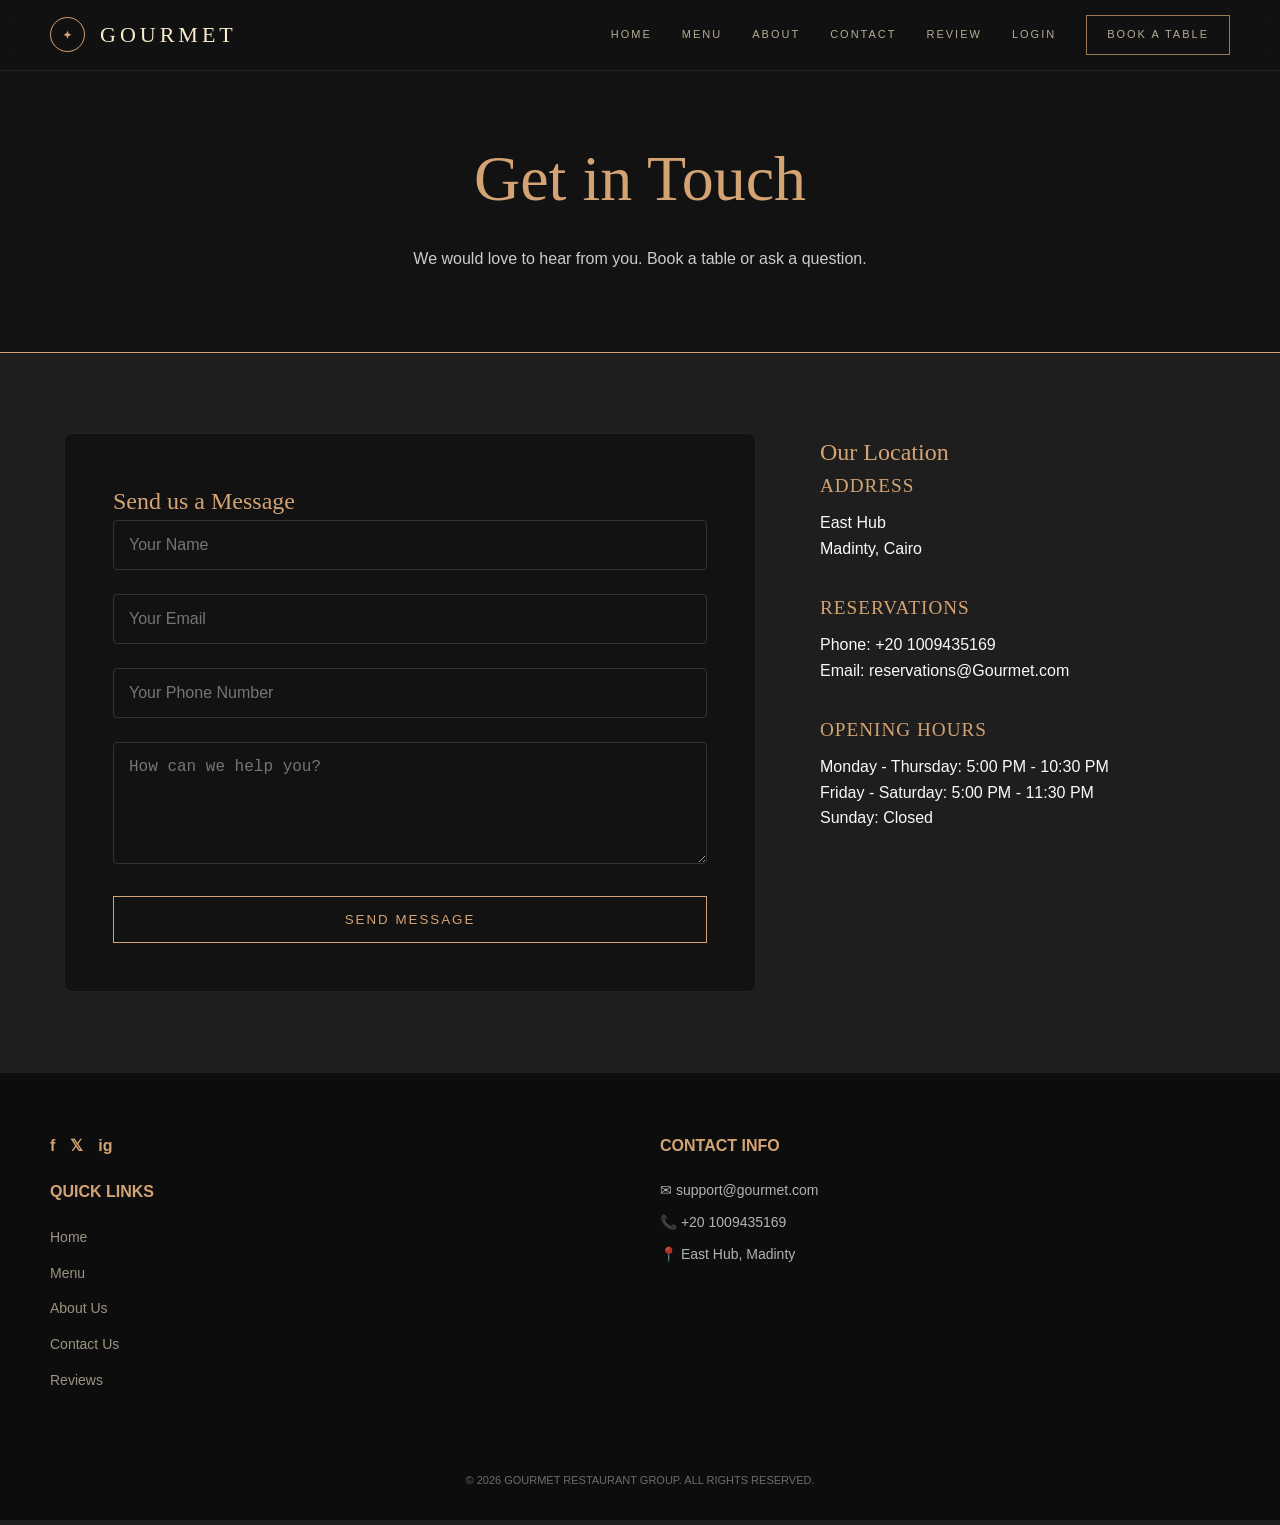
<file: Contact us.html>
<!DOCTYPE html>
<html lang="en">
<head>
    <meta charset="UTF-8">
    <meta name="viewport" content="width=device-width, initial-scale=1.0">
    <title>GOURMET-Contact us</title>
    <link rel="stylesheet" href="contact us-design.css">
</head>
<body>
    <!-- Navigation Bar -->
    <nav class="anim-nav">
        <a href="index.html" class="nav-logo">
            <div class="emblem">
                <div class="ring-solid"></div>
                <div class="star-center"></div>
            </div>
            <div class="logo-text">GOURMET</div>
        </a>
        
        <!-- Hamburger Menu for Mobile -->
        <div class="mobile-menu-icon" onclick="toggleMobileMenu()">
            <span></span>
            <span></span>
            <span></span>
        </div>

        <div class="nav-links" id="navLinks">
            <a href="index.html">Home</a>
            <a href="menues.html">Menu</a>
            <a href="About us.html">About</a>
            <a href="Contact us.html">Contact</a>
            <a href="review.html">Review</a>
            <a href="login.html">Login</a>
            <a onclick="checkLoginBeforeReserve()" class="btn-nav-res">Book a Table</a>
        </div>
    </nav>

    <!-- Hero Section -->
    <header class="hero">
        <div class="hero-content fade-in">
            <h1>Get in Touch</h1>
            <p>We would love to hear from you. Book a table or ask a question.</p>
        </div>
    </header>

    <!-- Contact Section -->
    <main class="contact-section fade-in">
        <div class="container contact-container">
            <!-- Left Side: Contact Form -->
            <div class="contact-form-wrapper">
                <h2>Send us a Message</h2>
                <form action="#" class="contact-form">
                    <div class="input-group">
                        <input type="text" id="name" placeholder="Your Name" required>
                    </div>
                    <div class="input-group">
                        <input type="email" id="email" placeholder="Your Email" required>
                    </div>
                    <div class="input-group">
                        <input type="tel" id="phone" placeholder="Your Phone Number">
                    </div>
                    <div class="input-group">
                        <textarea id="message" rows="5" placeholder="How can we help you?" required></textarea>
                    </div>
                    <button type="submit" class="btn">Send Message</button>
                </form>
            </div>

            <!-- Right Side: Contact Information -->
            <div class="contact-info">
                <h2>Our Location</h2>
                <div class="info-block">
                    <h3>Address</h3>
                    <p>East Hub <br>Madinty, Cairo</p>
                </div>
                <div class="info-block">
                    <h3>Reservations</h3>
                    <p>Phone: +20 1009435169<br>Email: reservations@Gourmet.com</p>
                </div>
                <div class="info-block">
                    <h3>Opening Hours</h3>
                    <p>Monday - Thursday: 5:00 PM - 10:30 PM<br>
                    Friday - Saturday: 5:00 PM - 11:30 PM<br>
                    Sunday: Closed</p>
                </div>
            </div>
        </div>
    </main>

    <!-- Footer -->
    <footer>
        <div class="footer-col">
            <div class="social-links">
                <a href="https://facebook.com" class="social-icon">f</a>
                <a href="https://x.com" class="social-icon">𝕏</a>
                <a href="https://instgram.com" class="social-icon">ig</a>
            </div>
            <h4>Quick Links</h4>
            <ul>
                <li><a href="index.html">Home</a></li>
                <li><a href="menues.html">Menu</a></li>
                <li><a href="About us.html">About Us</a></li>
                <li><a href="Contact us.html">Contact Us</a></li>
                <li><a href="review.html">Reviews</a></li>
            </ul>
        </div>
        <div class="footer-col">
            <h4>Contact Info</h4>
            <div class="contact-item"><span>✉</span> support@gourmet.com</div>
            <div class="contact-item"><span>📞</span> +20 1009435169</div>
            <div class="contact-item"><span>📍</span> East Hub, Madinty</div>
        </div>
        <div class="footer-bottom">
            &copy; 2026 GOURMET RESTAURANT GROUP. ALL RIGHTS RESERVED.
        </div>
    </footer>

    <script src="contact us-js.js"></script>
</body>
</html>
</file>
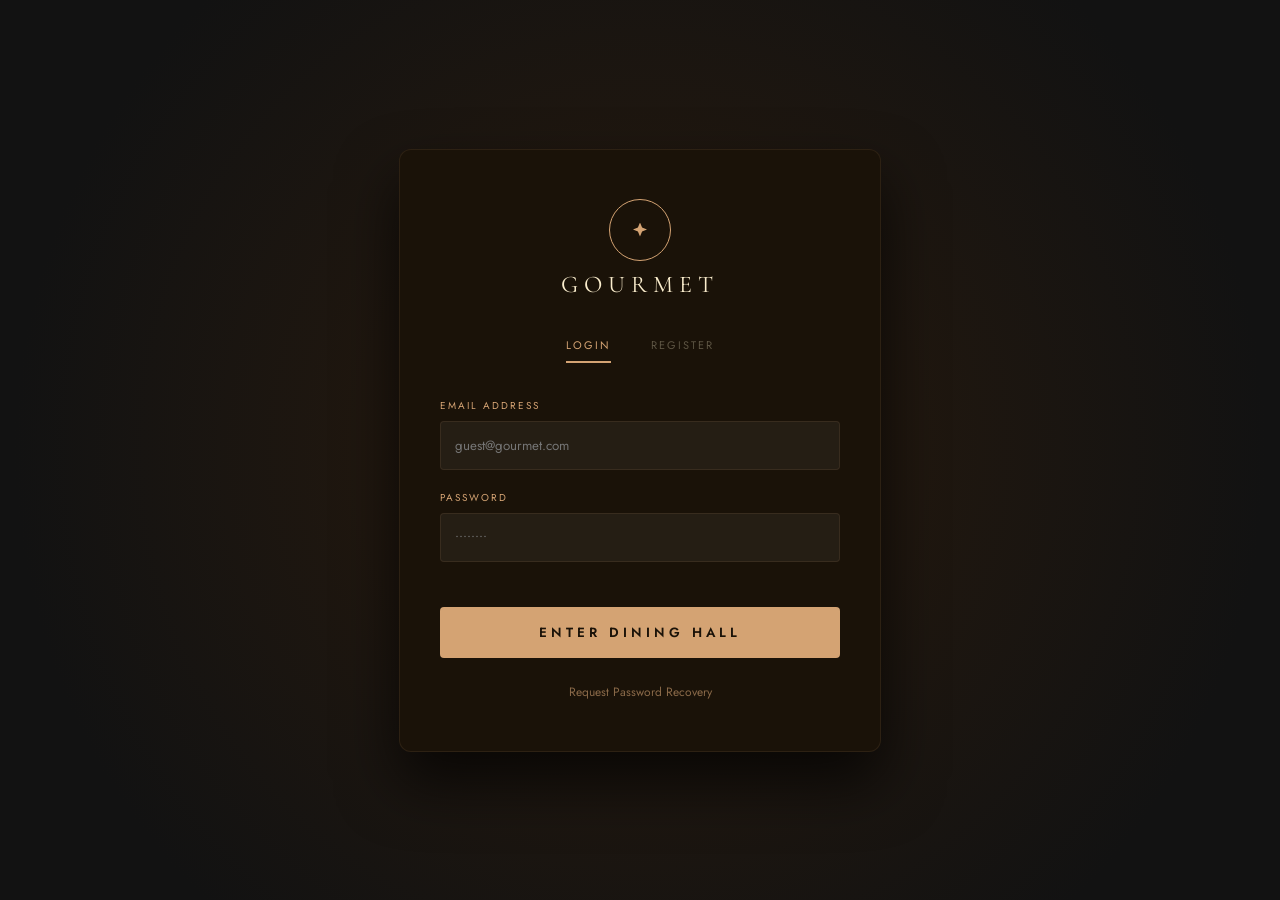
<file: login.html>
<!DOCTYPE html>
<html lang="en">
<head>
    <meta charset="UTF-8">
    <meta name="viewport" content="width=device-width, initial-scale=1.0">
    <title>Gourmet-login</title>
    <style>
        /* Styles remain identical to your provided code to maintain the luxury look */
        @import url('https://fonts.googleapis.com/css2?family=Cormorant+Garamond:wght@400;500&family=Jost:wght@300;400&display=swap');

        body {
            background-color: #121212;
            color: #FAEDCD;
            font-family: 'Jost', sans-serif;
            margin: 0;
            display: flex;
            justify-content: center;
            align-items: center;
            min-height: 100vh;
            overflow: hidden;
            position: relative;
        }

        body::before {
            content: "";
            position: absolute;
            width: 100%;
            height: 100%;
            background: radial-gradient(circle at center, #2a1b0d 0%, #121212 80%);
            z-index: -1;
        }

        #customAlert {
            position: fixed;
            top: -100px;
            left: 50%;
            transform: translateX(-50%);
            background: #D4A373;
            color: #1a1208;
            padding: 15px 30px;
            border-radius: 4px;
            font-weight: 500;
            letter-spacing: 1px;
            box-shadow: 0 10px 30px rgba(0,0,0,0.5);
            transition: top 0.5s cubic-bezier(0.4, 0, 0.2, 1);
            z-index: 1000;
            text-transform: uppercase;
            font-size: 13px;
        }

        .login-card {
            background: #1a1208;
            width: 100%;
            max-width: 400px;
            padding: 50px 40px;
            border-radius: 12px;
            box-shadow: 0 30px 60px rgba(0,0,0,0.7);
            border: 1px solid rgba(212, 163, 115, 0.1);
            text-align: center;
            animation: cardFadeIn 1s ease;
        }

        .logo-box {
            display: flex;
            flex-direction: column;
            align-items: center;
            gap: 10px;
            text-decoration: none;
            cursor: pointer;
            margin-bottom: 30px;
        }

        .emblem {
            position: relative;
            width: 60px;
            height: 60px;
            display: flex;
            justify-content: center;
            align-items: center;
        }

        .ring-solid {
            position: absolute;
            width: 100%;
            height: 100%;
            border: 1px solid #D4A373;
            border-radius: 50%;
            transition: 0.4s;
        }

        .star-center {
            position: absolute;
            width: 14px;
            height: 14px;
            background-color: #D4A373;
            clip-path: polygon(50% 0%, 65% 35%, 100% 50%, 65% 65%, 50% 100%, 35% 65%, 0% 50%, 35% 35%);
            transition: 0.4s;
        }

        .logo-box:hover .star-center { transform: rotate(180deg) scale(1.3); }

        .logo-text {
            font-family: 'Cormorant Garamond', serif;
            font-size: 24px;
            letter-spacing: 6px;
            color: #FAEDCD;
        }

        .tabs {
            display: flex;
            justify-content: center;
            gap: 40px;
            margin-bottom: 35px;
        }

        .tab {
            padding: 8px 0;
            cursor: pointer;
            font-size: 11px;
            letter-spacing: 2px;
            color: rgba(250, 237, 205, 0.3);
            transition: 0.3s;
            border-bottom: 2px solid transparent;
        }

        .tab.active {
            color: #D4A373;
            border-bottom: 2px solid #D4A373;
        }

        .form-group {
            margin-bottom: 20px;
            text-align: left;
        }

        .hidden { display: none; }

        label {
            display: block;
            font-size: 10px;
            text-transform: uppercase;
            letter-spacing: 2px;
            margin-bottom: 8px;
            color: #D4A373;
        }

        input {
            width: 100%;
            padding: 14px;
            background: rgba(255, 255, 255, 0.05);
            border: 1px solid rgba(212, 163, 115, 0.1);
            border-radius: 4px;
            color: white;
            font-family: 'Jost', sans-serif;
            box-sizing: border-box;
            outline: none;
            transition: 0.3s;
        }

        input:focus { border-color: #D4A373; }

        .pw-requirements {
            margin-top: 15px;
            font-size: 11px;
            display: grid;
            grid-template-columns: 1fr 1fr;
            gap: 5px;
            opacity: 0;
            max-height: 0;
            overflow: hidden;
            transition: all 0.4s ease;
        }

        .pw-requirements.visible {
            opacity: 1;
            max-height: 120px;
            margin-bottom: 10px;
        }

        .requirement {
            color: rgba(250, 237, 205, 0.2);
            transition: 0.3s;
        }

        .requirement.met { color: #D4A373; }

        .btn-action {
            width: 100%;
            padding: 16px;
            background: #D4A373;
            color: #1a1208;
            border: none;
            border-radius: 4px;
            font-family: 'Jost', sans-serif;
            font-weight: 600;
            text-transform: uppercase;
            letter-spacing: 4px;
            cursor: pointer;
            margin-top: 10px;
            transition: 0.3s;
        }

        .btn-action:disabled {
            opacity: 0.4;
            cursor: not-allowed;
            background: #444;
        }

        .btn-action:not(:disabled):hover { background: #FAEDCD; transform: translateY(-2px); }

        .form-footer { margin-top: 25px; font-size: 12px; }
        .form-footer a { color: #D4A373; text-decoration: none; opacity: 0.6; }

        @keyframes cardFadeIn { from { opacity: 0; transform: translateY(30px); } to { opacity: 1; transform: translateY(0); } }
    </style>
</head>
<body>

    <div id="customAlert">Notification</div>

    <div class="login-card">
        <a href="index.html" class="logo-box">
            <div class="emblem"><div class="ring-solid"></div><div class="star-center"></div></div>
            <div class="logo-text">GOURMET</div>
        </a>

        <div class="tabs">
            <div class="tab active" id="loginTab" onclick="showForm('login')">LOGIN</div>
            <div class="tab" id="registerTab" onclick="showForm('register')">REGISTER</div>
        </div>

        <form id="authForm" onsubmit="handleSubmit(event)">
            <div class="form-group hidden" id="nameGroup">
                <label>Full Name</label>
                <input type="text" id="fullName" placeholder="Alexander Dumas">
            </div>

            <div class="form-group">
                <label>Email Address</label>
                <input type="email" id="email" placeholder="guest@gourmet.com" required>
            </div>

            <div class="form-group">
                <label>Password</label>
                <input type="password" id="password" placeholder="••••••••" required>
                
                <div class="pw-requirements" id="pwHints">
                    <div id="chr" class="requirement">• 8+ Characters</div>
                    <div id="cap" class="requirement">• Uppercase</div>
                    <div id="low" class="requirement">• Lowercase</div>
                    <div id="num" class="requirement">• Number</div>
                    <div id="spc" class="requirement">• Special Char</div>
                </div>
            </div>

            <button type="submit" class="btn-action" id="submitBtn">Enter Dining Hall</button>
            
            <div class="form-footer">
                <a href="javascript:void(0)" id="forgotBtn" onclick="handleForgot()">Request Password Recovery</a>
            </div>
        </form>
    </div>

    <script>
        let currentMode = 'login';
        const emailInput = document.getElementById('email');
        const passInput = document.getElementById('password');
        const submitBtn = document.getElementById('submitBtn');
        const pwHints = document.getElementById('pwHints');

        function showNotification(message) {
            const alertBox = document.getElementById('customAlert');
            alertBox.textContent = message;
            alertBox.style.top = '40px';
            setTimeout(() => { alertBox.style.top = '-100px'; }, 3000);
        }

        function showForm(mode) {
            currentMode = mode;
            const nameGrp = document.getElementById('nameGroup');
            const forgot = document.getElementById('forgotBtn');
            
            document.getElementById('loginTab').classList.toggle('active', mode === 'login');
            document.getElementById('registerTab').classList.toggle('active', mode === 'register');

            if (mode === 'register') {
                nameGrp.classList.remove('hidden');
                submitBtn.textContent = "Join the Club";
                forgot.style.display = 'none';
                pwHints.classList.add('visible');
                validatePassword();
            } else {
                nameGrp.classList.add('hidden');
                submitBtn.textContent = "Enter Dining Hall";
                forgot.style.display = 'inline-block';
                pwHints.classList.remove('visible');
                submitBtn.disabled = false;
            }
        }

        function validatePassword() {
            const val = passInput.value;
            const checks = {
                chr: val.length >= 8,
                cap: /[A-Z]/.test(val),
                low: /[a-z]/.test(val),
                num: /[0-9]/.test(val),
                spc: /[!@#$%^&*(),.?":{}|<>]/.test(val)
            };

            let allMet = true;
            for (let id in checks) {
                const el = document.getElementById(id);
                if (checks[id]) {
                    el.classList.add('met');
                } else {
                    el.classList.remove('met');
                    allMet = false;
                }
            }

            if (currentMode === 'register') {
                submitBtn.disabled = !allMet;
            }
        }

        passInput.addEventListener('input', validatePassword);

        function handleSubmit(e) {
            e.preventDefault();
            const email = emailInput.value.trim().toLowerCase();
            const password = passInput.value;
            
            let users = JSON.parse(localStorage.getItem('gourmetUsers')) || [];

            if (currentMode === 'register') {
                if (users.find(u => u.email === email)) {
                    showNotification("Email already registered. Please log in.");
                    setTimeout(() => showForm('login'), 1500);
                    return;
                }

                users.push({ 
                    email: email, 
                    password: password,
                    name: document.getElementById('fullName').value 
                });
                localStorage.setItem('gourmetUsers', JSON.stringify(users));

                showNotification("Membership Approved! Please log in.");
                setTimeout(() => {
                    showForm('login');
                    passInput.value = "";
                }, 1500);

            } else {
                const registeredUser = users.find(u => u.email === email);

                if (!registeredUser) {
                    showNotification("Email not found. Please register first.");
                    setTimeout(() => showForm('register'), 1500);
                    return;
                }

                if (registeredUser.password !== password) {
                    showNotification("Wrong password. Please try again.");
                    return;
                }

                // SUCCESSFUL LOGIN LOGIC
                localStorage.setItem('isLoggedIn', 'true');
                showNotification("Welcome back to Gourmet!");

                setTimeout(() => {
                    // Check if user needs to be redirected back to reservations
                    const redirectTo = localStorage.getItem('redirectAfterLogin');
                    
                    if (redirectTo) {
                        localStorage.removeItem('redirectAfterLogin'); // Clear memory
                        window.location.href = redirectTo; // Go to reservation.html
                    } else {
                        window.location.href = 'index.html'; // Standard login redirect
                    }
                }, 1500);
            }
        }

        function handleForgot() {
            const email = emailInput.value;
            showNotification(email ? "Recovery sent to " + email : "Please enter your email first");
        }
    </script>
</body>
</html>
</file>
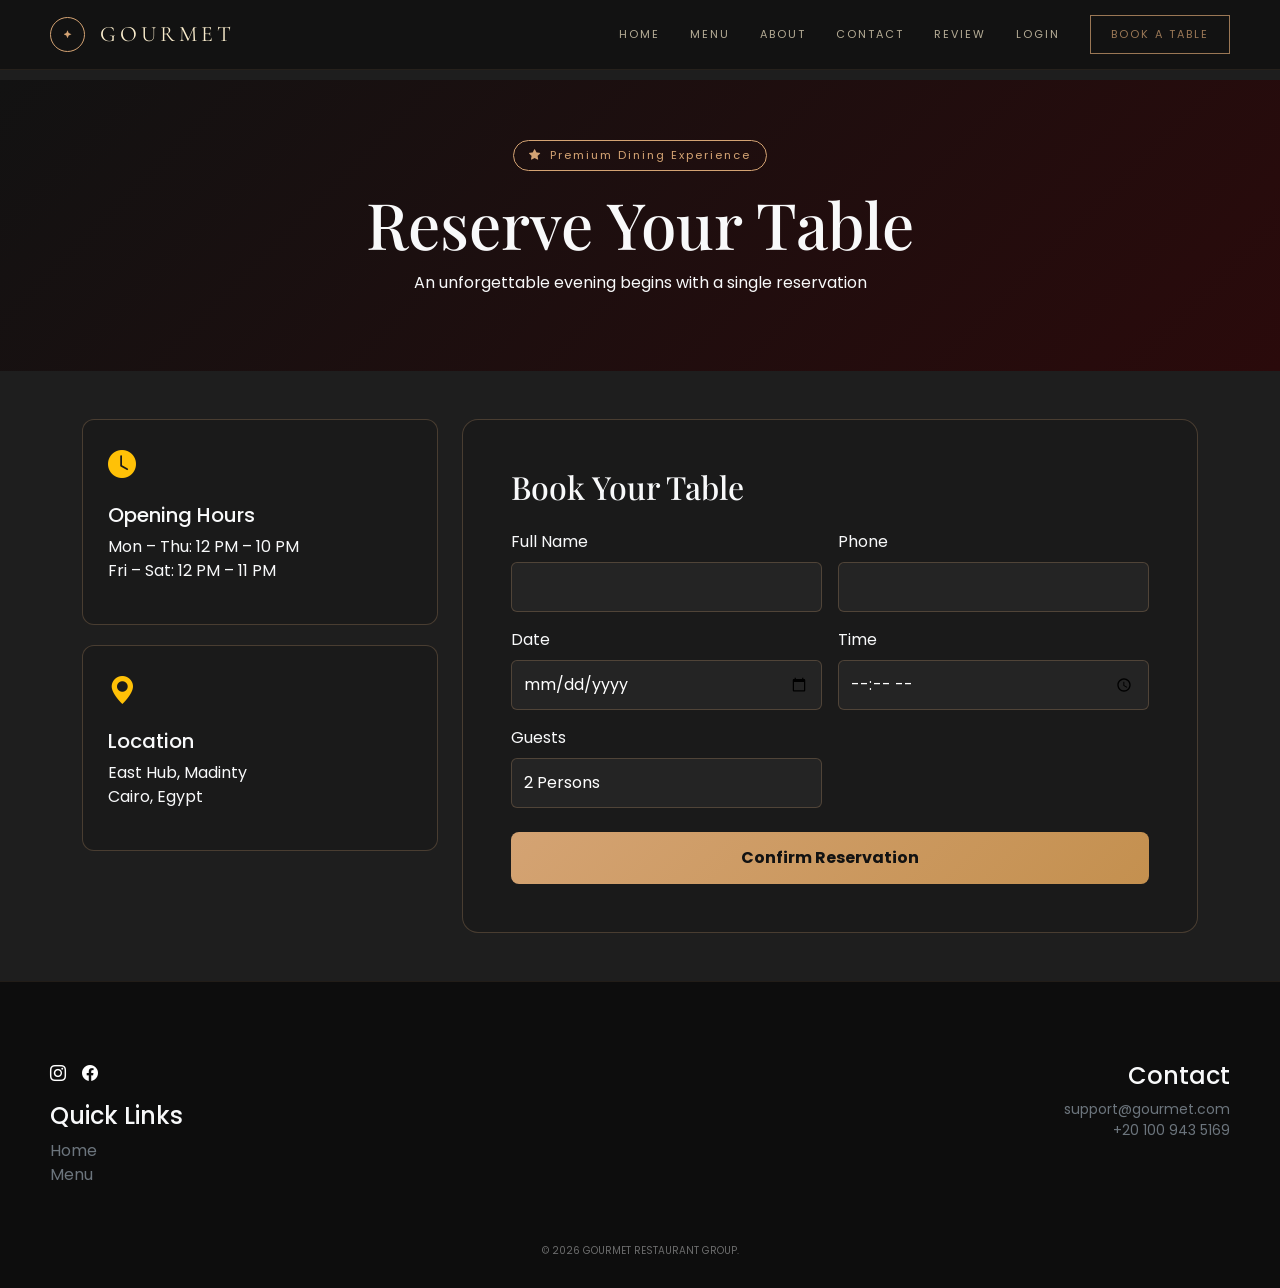
<file: reservation.html>
<!DOCTYPE html>
<html lang="en">
<head>
  <meta charset="UTF-8" />
  <meta name="viewport" content="width=device-width, initial-scale=1.0"/>
  <title>GOURMET – Reservations</title>

  <!-- Bootstrap 5 CSS -->
  <link href="https://cdn.jsdelivr.net/npm/bootstrap@5.3.0/dist/css/bootstrap.min.css" rel="stylesheet">
  <!-- Bootstrap Icons -->
  <link rel="stylesheet" href="https://cdn.jsdelivr.net/npm/bootstrap-icons@1.11.3/font/bootstrap-icons.min.css">
  
  <!-- Google Fonts -->
  <link href="https://fonts.googleapis.com/css2?family=Playfair+Display:wght@400;700&family=Poppins:wght@300;400;500;600&family=Cormorant+Garamond:wght@400;600&display=swap" rel="stylesheet"/>

  <style>
    :root {
      --primary:   #121212;
      --secondary: #D4A373;
      --accent:    #9B2226;
      --bg:        #1E1E1E;
      --text:      #F8F9FA;
      --card-bg:   #1a1a1a;
      --border:    rgba(212,163,115,0.25);
    }

    * { margin: 0; padding: 0; box-sizing: border-box; }
    body { 
      background: var(--bg); 
      color: var(--text); 
      font-family: 'Poppins', sans-serif; 
      padding-top: 80px; /* Increased for mobile comfort[cite: 13] */
    }

    /* --- NAVBAR & HAMBURGER[cite: 13] --- */
    @keyframes fadeInDown {
        from { opacity: 0; transform: translateY(-30px); }
        to { opacity: 1; transform: translateY(0); }
    }
    .anim-nav { animation: fadeInDown 1s ease forwards; }

    nav {
        position: fixed;
        top: 0;
        width: 100%;
        padding: 15px 50px;
        display: flex;
        justify-content: space-between;
        align-items: center;
        background: rgba(18, 18, 18, 0.95);
        backdrop-filter: blur(10px);
        z-index: 1000;
        box-sizing: border-box;
        border-bottom: 1px solid rgba(212, 163, 115, 0.1);
    }

    .nav-toggle {
        display: none;
        background: none;
        border: none;
        color: #D4A373;
        font-size: 1.8rem;
        cursor: pointer;
        z-index: 1001;
    }

    .nav-logo {
        display: flex;
        align-items: center;
        gap: 15px;
        cursor: pointer;
        text-decoration: none;
    }

    .emblem {
        position: relative;
        width: 35px;
        height: 35px;
        display: flex;
        justify-content: center;
        align-items: center;
    }

    .ring-solid {
        position: absolute;
        width: 100%;
        height: 100%;
        border: 1px solid #D4A373;
        border-radius: 50%;
    }

    .star-center {
        position: absolute;
        width: 8px;
        height: 8px;
        background-color: #D4A373;
        clip-path: polygon(50% 0%, 65% 35%, 100% 50%, 65% 65%, 50% 100%, 35% 65%, 0% 50%, 35% 35%);
        transition: all 0.6s cubic-bezier(0.4, 0, 0.2, 1);
    }

    .logo-text {
        font-family: 'Cormorant Garamond', serif;
        font-size: 22px;
        letter-spacing: 4px;
        color: #FAEDCD;
    }

    .nav-links {
        display: flex;
        gap: 30px;
        align-items: center;
    }

    .nav-links a {
        text-decoration: none;
        color: #FAEDCD;
        font-size: 11px;
        letter-spacing: 2px;
        text-transform: uppercase;
        transition: 0.3s;
        opacity: 0.7;
    }

    .btn-nav-res {
        border: 1px solid #D4A373;
        padding: 10px 20px;
        transition: 0.4s;
        color: #D4A373 !important;
    }

    /* --- MOBILE MEDIA QUERIES[cite: 13] --- */
    @media (max-width: 991px) {
        nav { padding: 15px 25px; }
        .nav-toggle { display: block; }

        .nav-links {
            display: none;
            flex-direction: column;
            position: fixed;
            top: 0;
            right: -100%;
            width: 70%;
            height: 100vh;
            background: rgba(18, 18, 18, 0.98);
            padding: 100px 40px;
            transition: 0.4s ease-in-out;
            box-shadow: -10px 0 30px rgba(0,0,0,0.5);
            gap: 25px;
        }

        .nav-links.active { display: flex; right: 0; }
        .nav-links a { font-size: 14px; text-align: center; width: 100%; }
        
        .footer-col { text-align: center; }
        footer { grid-template-columns: 1fr; gap: 30px; padding: 60px 20px; }
        .social-links, .contact-item { justify-content: center; }
    }

    /* HERO */
    .hero { background: linear-gradient(135deg, var(--primary) 0%, #2a0a0b 100%); padding: 60px 0; text-align: center; }
    .hero h1 { font-family: 'Playfair Display', serif; font-size: clamp(2.2rem, 5vw, 4rem); }
    .hero-badge { border: 1px solid var(--secondary); color: var(--secondary); font-size: .7rem; letter-spacing: 2px; padding: 6px 15px; border-radius: 50px; margin-bottom: 15px; display: inline-block; }

    /* FORM & CARDS */
    .form-card { background: var(--card-bg); border: 1px solid var(--border); border-radius: 16px; padding: clamp(20px, 5vw, 48px); }
    .info-card { background: var(--card-bg); border: 1px solid var(--border); border-radius: 12px; padding: 25px; margin-bottom: 20px; transition: 0.3s; }
    .info-card:hover { border-color: var(--secondary); }
    
    .form-control, .form-select { background: #242424; border: 1px solid var(--border); color: #fff !important; padding: 12px; }
    .btn-submit { background: linear-gradient(135deg, var(--secondary), #c4904f); color: var(--primary); font-weight: 700; padding: 14px; border: none; width: 100%; border-radius: 8px; transition: 0.3s; }

    /* FOOTER */
    footer { background-color: #0d0d0d; border-top: 1px solid rgba(212,163,115,0.1); display: grid; grid-template-columns: 1fr 1fr; padding: 80px 50px 30px; }
    .footer-bottom { grid-column: 1 / -1; text-align: center; padding-top: 40px; opacity: 0.4; font-size: 10px; }
  </style>
</head>
<body>

<nav class="anim-nav">
    <a href="index.html" class="nav-logo">
        <div class="emblem"><div class="ring-solid"></div><div class="star-center"></div></div>
        <div class="logo-text">GOURMET</div>
    </a>
    
    <button class="nav-toggle" id="navToggle">☰</button>
    
    <div class="nav-links" id="navLinks">
        <a href="index.html">Home</a>
        <a href="menues.html">Menu</a>
        <a href="About us.html">About</a>
        <a href="Contact us.html">Contact</a>
        <a href="review.html">Review</a>
        <a href="login.html">Login</a>
        <a href="#" onclick="checkLoginBeforeReserve()" class="btn-nav-res">Book a Table</a>
    </div>
</nav>

<section class="hero">
  <div class="container">
    <div class="hero-badge"><i class="bi bi-star-fill me-2"></i>Premium Dining Experience</div>
    <h1>Reserve Your <span>Table</span></h1>
    <p>An unforgettable evening begins with a single reservation</p>
  </div>
</section>

<section class="form-section py-5">
  <div class="container">
    <div class="row g-4 justify-content-center">
      <div class="col-lg-4">
        <div class="info-card"><i class="bi bi-clock-fill mb-3 d-block text-warning fs-3"></i><h5>Opening Hours</h5><p>Mon – Thu: 12 PM – 10 PM<br>Fri – Sat: 12 PM – 11 PM</p></div>
        <div class="info-card"><i class="bi bi-geo-alt-fill mb-3 d-block text-warning fs-3"></i><h5>Location</h5><p>East Hub, Madinty<br>Cairo, Egypt</p></div>
      </div>

      <div class="col-lg-8">
        <div class="form-card">
          <div id="formView">
            <h2 class="mb-4" style="font-family:'Playfair Display'">Book Your Table</h2>
            <form id="reservationForm" class="row g-3">
                <div class="col-md-6"><label class="form-label">Full Name</label><input type="text" class="form-control" id="guestName" required></div>
                <div class="col-md-6"><label class="form-label">Phone</label><input type="tel" class="form-control" id="guestPhone" required></div>
                <div class="col-md-6"><label class="form-label">Date</label><input type="date" class="form-control" id="resDate" required></div>
                <div class="col-md-6"><label class="form-label">Time</label><input type="time" class="form-control" id="resTime" required></div>
                <div class="col-md-6"><label class="form-label">Guests</label><select class="form-select" id="partySize" required><option value="2">2 Persons</option><option value="4">4 Persons</option></select></div>
                <div class="col-12 mt-4"><button type="submit" class="btn-submit" id="submitBtn">Confirm Reservation</button></div>
            </form>
          </div>
          <div id="confirmationCard" style="display:none;" class="text-center">
            <i class="bi bi-check-circle-fill text-success fs-1 mb-3"></i>
            <h3>Booking Confirmed!</h3>
            <div id="confirmDetails" class="mt-3 p-3 border border-secondary rounded text-start"></div>
            <button class="btn btn-outline-warning mt-4" onclick="location.reload()">New Booking</button>
          </div>
        </div>
      </div>
    </div>
  </div>
</section>

<footer>
    <div class="footer-col">
        <div class="social-links mb-3"><a href="#" class="text-white me-3"><i class="bi bi-instagram"></i></a><a href="#" class="text-white"><i class="bi bi-facebook"></i></a></div>
        <h4>Quick Links</h4>
        <ul class="ps-0" style="list-style:none"><li><a href="index.html" class="text-decoration-none text-secondary">Home</a></li><li><a href="menues.html" class="text-decoration-none text-secondary">Menu</a></li></ul>
    </div>
    <div class="footer-col text-md-end">
        <h4>Contact</h4>
        <p class="text-secondary small">support@gourmet.com<br>+20 100 943 5169</p>
    </div>
    <div class="footer-bottom">&copy; 2026 GOURMET RESTAURANT GROUP.</div>
</footer>

<script>
  // Mobile Nav Toggle[cite: 13]
  const navToggle = document.getElementById('navToggle');
  const navLinks = document.getElementById('navLinks');

  navToggle.addEventListener('click', () => {
      navLinks.classList.toggle('active');
      navToggle.textContent = navLinks.classList.contains('active') ? '✕' : '☰';
  });

  // Close menu on link click[cite: 13]
  document.querySelectorAll('.nav-links a').forEach(link => {
      link.addEventListener('click', () => {
          navLinks.classList.remove('active');
          navToggle.textContent = '☰';
      });
  });

  function checkLoginBeforeReserve() {
      if (!localStorage.getItem('isLoggedIn')) {
          alert("Please login first.");
          window.location.href = "login.html";
      } else {
          window.scrollTo({ top: document.querySelector('.form-card').offsetTop - 100, behavior: 'smooth' });
      }
  }

  document.getElementById('resDate').min = new Date().toISOString().split('T')[0];

  document.getElementById('reservationForm').addEventListener('submit', function(e) {
    e.preventDefault();
    const btn = document.getElementById('submitBtn');
    btn.innerText = "Processing...";
    btn.disabled = true;

    setTimeout(() => {
        document.getElementById('formView').style.display = 'none';
        document.getElementById('confirmationCard').style.display = 'block';
        document.getElementById('confirmDetails').innerHTML = `
            <p><strong>Name:</strong> ${document.getElementById('guestName').value}</p>
            <p><strong>Date:</strong> ${document.getElementById('resDate').value} at ${document.getElementById('resTime').value}</p>
        `;
    }, 1200);
  });
</script>
</body>
</html>
</file>
<file: contact us-design.css>
/* =========================================
   1. BASE STYLES & TYPOGRAPHY
   ========================================= */
* {
    margin: 0;
    padding: 0;
    box-sizing: border-box;
}

body {
    font-family: 'Segoe UI', Tahoma, Geneva, Verdana, sans-serif;
    background-color: #1E1E1E;
    color: #F8F9FA;
    line-height: 1.6;
    overflow-x: hidden;
}

h1, h2, h3 {
    font-family: 'Georgia', serif;
    color: #D4A373;
    font-weight: normal;
}

/* =========================================
   2. NAVIGATION BAR
   ========================================= */
nav {
    position: fixed;
    top: 0;
    width: 100%;
    padding: 15px 50px;
    display: flex;
    justify-content: space-between;
    align-items: center;
    background: rgba(18, 18, 18, 0.95);
    backdrop-filter: blur(10px);
    z-index: 1000;
    border-bottom: 1px solid rgba(212, 163, 115, 0.1);
}

.nav-logo {
    display: flex;
    align-items: center;
    gap: 15px;
    text-decoration: none;
}

.emblem {
    position: relative;
    width: 35px;
    height: 35px;
    display: flex;
    justify-content: center;
    align-items: center;
}

.ring-solid {
    position: absolute;
    width: 100%;
    height: 100%;
    border: 1px solid #D4A373;
    border-radius: 50%;
}

.star-center {
    width: 8px;
    height: 8px;
    background-color: #D4A373;
    clip-path: polygon(50% 0%, 65% 35%, 100% 50%, 65% 65%, 50% 100%, 35% 65%, 0% 50%, 35% 35%);
}

.logo-text {
    font-family: 'Cormorant Garamond', serif;
    font-size: 22px;
    letter-spacing: 4px;
    color: #FAEDCD;
}

.nav-links {
    display: flex;
    gap: 30px;
    align-items: center;
}

.nav-links a {
    text-decoration: none;
    color: #FAEDCD;
    font-size: 11px;
    letter-spacing: 2px;
    text-transform: uppercase;
    opacity: 0.7;
    transition: 0.3s;
}

.nav-links a:hover { opacity: 1; color: #D4A373; }

.btn-nav-res {
    border: 1px solid #D4A373;
    padding: 10px 20px;
    cursor: pointer;
}

/* Mobile Menu Icon */
.mobile-menu-icon {
    display: none;
    flex-direction: column;
    gap: 5px;
    cursor: pointer;
}

.mobile-menu-icon span {
    width: 25px;
    height: 2px;
    background-color: #D4A373;
}

/* =========================================
   3. HERO & CONTACT SECTION
   ========================================= */
.hero {
    background-color: #121212;
    padding: 8rem 2rem 5rem;
    text-align: center;
    border-bottom: 1px solid #D4A373;
}

.hero h1 { font-size: 4rem; margin-bottom: 1rem; }
.hero p { color: #cccccc; max-width: 600px; margin: 0 auto; }

.contact-section { padding: 5rem 5%; }

.container {
    max-width: 1200px;
    margin: 0 auto;
    display: flex;
    gap: 4rem;
}

.contact-form-wrapper {
    flex: 3;
    background-color: #121212;
    padding: 3rem;
    border-radius: 8px;
    border: 1px solid rgba(212, 163, 115, 0.1);
}

.input-group { margin-bottom: 1.5rem; }

.contact-form input, 
.contact-form textarea {
    width: 100%;
    padding: 15px;
    background: transparent;
    border: 1px solid #333;
    color: #fff;
    font-size: 1rem;
    border-radius: 4px;
    transition: 0.3s;
}

.contact-form input:focus, 
.contact-form textarea:focus {
    outline: none;
    border-color: #D4A373;
}

.btn {
    width: 100%;
    padding: 15px;
    background: transparent;
    border: 1px solid #D4A373;
    color: #D4A373;
    text-transform: uppercase;
    letter-spacing: 2px;
    cursor: pointer;
    transition: 0.3s;
}

.btn:hover {
    background: #D4A373;
    color: #121212;
}

.contact-info { flex: 2; }
.info-block { margin-bottom: 2rem; }
.info-block h3 { font-size: 1.2rem; margin-bottom: 0.5rem; text-transform: uppercase; letter-spacing: 1px; }

/* =========================================
   4. FOOTER
   ========================================= */
footer {
    background-color: #0d0d0d;
    padding: 60px 50px 30px;
    display: grid;
    grid-template-columns: 1fr 1fr;
    gap: 40px;
    border-top: 1px solid rgba(212, 163, 115, 0.1);
}

.footer-col h4 { color: #D4A373; margin-bottom: 20px; text-transform: uppercase; }
.footer-col ul { list-style: none; }
.footer-col ul li { margin-bottom: 10px; }
.footer-col ul li a { color: #FAEDCD; text-decoration: none; opacity: 0.6; font-size: 14px; }
.social-links { display: flex; gap: 15px; margin-bottom: 20px; }
.social-icon { color: #D4A373; text-decoration: none; font-weight: bold; }
.contact-item { font-size: 14px; margin-bottom: 10px; opacity: 0.7; }
.footer-bottom { grid-column: 1 / -1; text-align: center; font-size: 11px; opacity: 0.4; padding-top: 30px; }

/* =========================================
   5. MOBILE RESPONSIVENESS
   ========================================= */
@media (max-width: 900px) {
    nav { padding: 15px 25px; }
    .mobile-menu-icon { display: flex; }
    .nav-links {
        display: none;
        flex-direction: column;
        position: absolute;
        top: 100%;
        left: 0;
        width: 100%;
        background: #121212;
        padding: 20px 0;
        border-bottom: 1px solid rgba(212, 163, 115, 0.2);
    }
    .nav-links.active { display: flex; }
    .hero h1 { font-size: 2.5rem; }
    .container { flex-direction: column; gap: 3rem; }
    footer { grid-template-columns: 1fr; text-align: center; }
    .social-links { justify-content: center; }
}
</file>
